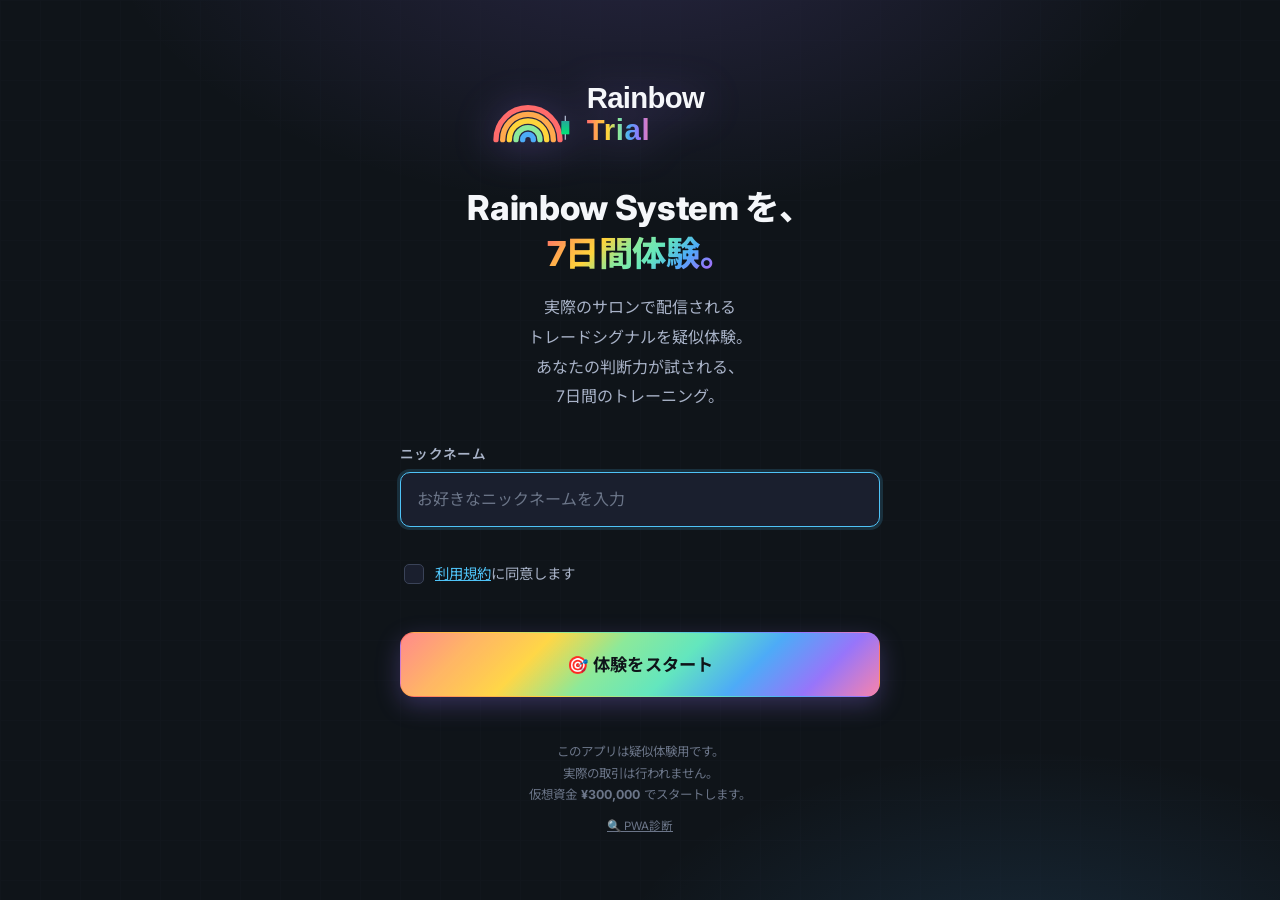
<file: welcome.html>
<!DOCTYPE html>
<html lang="ja">
<head>
  <meta charset="UTF-8">
  <meta name="viewport" content="width=device-width, initial-scale=1.0, viewport-fit=cover, user-scalable=no">
  <meta name="theme-color" content="#0F1419">
  <meta name="description" content="Rainbow System を、7日間体験。実際のサロンで配信されるトレードシグナルを疑似体験できるトレーニングアプリ。">
  <meta name="format-detection" content="telephone=no">
  <meta name="apple-mobile-web-app-capable" content="yes">
  <meta name="apple-mobile-web-app-status-bar-style" content="black-translucent">

  <!-- OGP -->
  <meta property="og:title" content="Rainbow Trial — Rainbow System を、7日間体験。">
  <meta property="og:description" content="Rainbow System を疑似体験できる、7日間のトレーニングアプリ。">
  <meta property="og:type" content="website">
  <meta property="og:image" content="assets/og-image.svg">
  <meta property="og:image:type" content="image/svg+xml">
  <meta property="og:image:width" content="1200">
  <meta property="og:image:height" content="630">
  <meta name="twitter:card" content="summary_large_image">

  <title>Rainbow Trial — 体験をはじめる</title>

  <link rel="icon" type="image/svg+xml" href="assets/favicon.svg">
  <link rel="apple-touch-icon" href="assets/favicon.svg">

  <link rel="preconnect" href="https://fonts.googleapis.com">
  <link rel="preconnect" href="https://fonts.gstatic.com" crossorigin>

  <!-- beforeinstallprompt: PWA 診断ツール用に早期キャプチャ -->
  <script>
    window._deferredInstallPrompt = null;
    window.addEventListener('beforeinstallprompt', function(e) {
      e.preventDefault();
      window._deferredInstallPrompt = e;
    });
  </script>

  <link rel="stylesheet" href="css/style.css">
  <link rel="stylesheet" href="css/components.css">

  <style>
    /* Loading */
    .welcome__loading {
      display: none;
      margin-top: var(--sp-5);
      color: var(--text-secondary);
      font-size: 0.9rem;
    }
    .welcome__loading.is-visible { display: block; animation: fadein 0.4s ease; }
  </style>
</head>
<body>

  <main class="welcome" role="main">
    <div class="welcome__inner">

      <img src="assets/logo.svg" alt="Rainbow Trial" class="welcome__logo">

      <h1 class="welcome__title">
        Rainbow System を、<br>
        <em>7日間体験。</em>
      </h1>

      <p class="welcome__desc">
        実際のサロンで配信される<br>
        トレードシグナルを疑似体験。<br>
        あなたの判断力が試される、<br>
        7日間のトレーニング。
      </p>

      <form class="welcome__form" id="welcome-form" autocomplete="off" novalidate>

        <!-- ニックネーム入力 -->
        <div class="field" id="field-nickname">
          <label class="field__label" for="nickname">ニックネーム</label>
          <input
            id="nickname"
            name="nickname"
            type="text"
            class="field__input"
            placeholder="お好きなニックネームを入力"
            maxlength="20"
            autocapitalize="off"
            autocorrect="off"
            spellcheck="false"
            required>
          <div class="field__error" id="err-nickname"></div>
        </div>

        <!-- 規約同意 -->
        <label class="check" id="field-agree">
          <input type="checkbox" id="agree" name="agree">
          <span>
            <a href="#" id="open-terms">利用規約</a>に同意します
          </span>
        </label>
        <div class="field__error" id="err-agree"></div>

        <!-- スタート -->
        <button type="submit" class="btn btn--primary btn--lg btn--block" id="start-btn">
          🎯 体験をスタート
        </button>

      </form>

      <div class="welcome__loading" id="loading">準備中…</div>

      <p class="welcome__note">
        このアプリは疑似体験用です。<br>
        実際の取引は行われません。<br>
        仮想資金 <strong>¥300,000</strong> でスタートします。
      </p>

      <button type="button" id="pwa-diag-btn" style="background:none;border:none;color:var(--text-muted);font-size:0.72rem;cursor:pointer;margin-top:var(--sp-3);text-decoration:underline;padding:0;">🔍 PWA診断</button>

    </div>
  </main>

  <!-- PWA診断モーダル -->
  <div class="overlay" id="pwa-diag-overlay" role="dialog" aria-modal="true" aria-labelledby="pwa-diag-title">
    <div class="overlay__card" style="max-width: 520px;">
      <h2 id="pwa-diag-title" style="font-size: 1.1rem; margin-bottom: var(--sp-4);">🔍 PWA 診断</h2>
      <div id="pwa-diag-body" style="font-size: 0.85rem; line-height: 1.8;"></div>
      <div style="display:flex; justify-content:flex-end; margin-top: var(--sp-5);">
        <button class="btn btn--primary" id="close-pwa-diag">閉じる</button>
      </div>
    </div>
  </div>

  <!-- 利用規約モーダル -->
  <div class="overlay" id="terms-overlay" role="dialog" aria-modal="true" aria-labelledby="terms-title">
    <div class="overlay__card" style="max-width: 520px;">
      <h2 id="terms-title" style="font-size: 1.2rem; margin-bottom: var(--sp-3);">利用規約(かんたん版)</h2>
      <div style="color: var(--text-secondary); line-height: 1.75; font-size: 0.92rem;">
        <p style="margin-bottom: var(--sp-3);">本アプリ「Rainbow Trial」は、FX システムの <strong>疑似体験</strong> を目的としたデモアプリです。</p>
        <ul style="padding-left: 1.2em; margin-bottom: var(--sp-3);">
          <li>実際の金融取引は一切行われません。</li>
          <li>表示される価格やチャートは、学習用に生成された架空のデータです。</li>
          <li>本アプリの体験結果は、実際の投資成績を保証するものではありません。</li>
          <li>あなたの入力したニックネームと進捗は、お使いのブラウザ内にのみ保存されます(外部送信なし)。</li>
          <li>ブラウザデータをクリアすると、進捗はリセットされます。</li>
        </ul>
        <p>投資判断はご自身の責任で行ってください。</p>
      </div>
      <div style="display:flex; justify-content:flex-end; margin-top: var(--sp-5);">
        <button class="btn btn--primary" id="close-terms">閉じる</button>
      </div>
    </div>
  </div>

  <script src="js/storage.js"></script>

  <script>
    (function () {
      'use strict';

      // 起動済みなら index.html へリダイレクト
      if (window.TrialStore && window.TrialStore.isInitialized()) {
        window.location.replace('index.html');
        return;
      }

      const form       = document.getElementById('welcome-form');
      const nicknameEl = document.getElementById('nickname');
      const agreeEl    = document.getElementById('agree');
      const errName    = document.getElementById('err-nickname');
      const errAgree   = document.getElementById('err-agree');
      const loading    = document.getElementById('loading');
      const startBtn   = document.getElementById('start-btn');

      const testMode = false;

      // --- 規約モーダル -----------------------------------------------------
      const termsOverlay = document.getElementById('terms-overlay');
      const openTerms    = document.getElementById('open-terms');
      const closeTerms   = document.getElementById('close-terms');
      openTerms.addEventListener('click', function (e) {
        e.preventDefault();
        termsOverlay.classList.add('is-open');
      });
      closeTerms.addEventListener('click', function () {
        termsOverlay.classList.remove('is-open');
      });
      termsOverlay.addEventListener('click', function (e) {
        if (e.target === termsOverlay) termsOverlay.classList.remove('is-open');
      });

      // --- バリデーション ---------------------------------------------------
      function validate() {
        let ok = true;
        const nick = (nicknameEl.value || '').trim();
        if (!nick) {
          errName.textContent = 'ニックネームを入力してください';
          document.getElementById('field-nickname').classList.add('field--error');
          ok = false;
        } else if (nick.length > 20) {
          errName.textContent = '20 文字以内で入力してください';
          document.getElementById('field-nickname').classList.add('field--error');
          ok = false;
        } else {
          errName.textContent = '';
          document.getElementById('field-nickname').classList.remove('field--error');
        }
        if (!agreeEl.checked) {
          errAgree.textContent = '利用規約への同意が必要です';
          ok = false;
        } else {
          errAgree.textContent = '';
        }
        return ok;
      }
      nicknameEl.addEventListener('input', function () {
        if (errName.textContent) validate();
      });
      agreeEl.addEventListener('change', function () {
        if (errAgree.textContent) validate();
      });

      // --- 送信 -------------------------------------------------------------
      form.addEventListener('submit', function (e) {
        e.preventDefault();
        if (!validate()) return;
        if (!window.TrialStore) {
          alert('初期化に失敗しました。ページを再読み込みしてください。');
          return;
        }
        const nickname = nicknameEl.value.trim();
        try {
          window.TrialStore.initUser(nickname, true, testMode);
          startBtn.disabled = true;
          loading.classList.add('is-visible');
          loading.textContent = 'ようこそ、' + nickname + ' さん 🌈';
          setTimeout(function () {
            window.location.replace('index.html');
          }, 650);
        } catch (err) {
          console.error(err);
          alert('初期化エラー: ' + (err.message || err));
          startBtn.disabled = false;
        }
      });

      // 起動時にニックネーム入力にフォーカス(モバイルは除く=スクロール防止)
      if (!/Mobi|Android/i.test(navigator.userAgent)) {
        setTimeout(function () { nicknameEl.focus(); }, 200);
      }

      // --- PWA 診断 ---------------------------------------------------------
      const diagOverlay  = document.getElementById('pwa-diag-overlay');
      const diagBody     = document.getElementById('pwa-diag-body');
      const closeDiagBtn = document.getElementById('close-pwa-diag');
      const diagBtn      = document.getElementById('pwa-diag-btn');

      function runDiag() {
        const rows = [];

        if ('serviceWorker' in navigator) {
          navigator.serviceWorker.getRegistration('./').then(function (reg) {
            const s = reg
              ? ('登録済み ✅ (scope: ' + reg.scope + ', state: ' + (reg.active ? reg.active.state : 'waiting') + ')')
              : '未登録 ❌';
            rows.push(['Service Worker', s]);
            renderRows(rows);
          }).catch(function (e) {
            rows.push(['Service Worker', '取得エラー: ' + e.message]);
            renderRows(rows);
          });
        } else {
          rows.push(['Service Worker', 'サポートされていない ❌']);
        }

        const manifestLink = document.querySelector('link[rel="manifest"]');
        if (manifestLink) {
          fetch(manifestLink.href).then(function (r) {
            rows.push(['Manifest', r.ok ? '読み込み成功 ✅' : 'HTTP ' + r.status + ' ❌']);
            renderRows(rows);
          }).catch(function (e) {
            rows.push(['Manifest', '取得エラー ❌ — ' + e.message]);
            renderRows(rows);
          });
        } else {
          rows.push(['Manifest', 'link[rel=manifest] なし — welcome には不要']);
        }

        const promptStatus = window._deferredInstallPrompt
          ? 'プロンプト受信済み ✅'
          : '未受信（インストール済み / iOS / 非対応）';
        rows.push(['beforeinstallprompt', promptStatus]);

        let dm = 'browser';
        if (window.matchMedia('(display-mode: standalone)').matches) dm = 'standalone';
        else if (window.navigator.standalone) dm = 'standalone (iOS)';
        rows.push(['ディスプレイモード', dm]);

        const ua = navigator.userAgent;
        const os = /iPad|iPhone|iPod/.test(ua) ? 'iOS' : /Android/.test(ua) ? 'Android' : 'PC/Other';
        rows.push(['OS', os]);
        rows.push(['user_installed フラグ', localStorage.getItem('user_installed') || '(未設定)']);

        renderRows(rows);
      }

      function renderRows(rows) {
        if (!diagBody) return;
        diagBody.innerHTML = rows.map(function (r) {
          return '<div style="display:flex;gap:8px;border-bottom:1px solid var(--border-color);padding:6px 0;">' +
            '<strong style="min-width:160px;color:var(--text-secondary);font-size:0.8rem;">' + r[0] + '</strong>' +
            '<span style="flex:1;word-break:break-all;font-size:0.8rem;">' + r[1] + '</span>' +
            '</div>';
        }).join('');
      }

      if (diagBtn) {
        diagBtn.addEventListener('click', function () {
          diagBody.innerHTML = '<p style="color:var(--text-muted);">診断中…</p>';
          diagOverlay.classList.add('is-open');
          runDiag();
        });
      }
      if (closeDiagBtn) {
        closeDiagBtn.addEventListener('click', function () {
          diagOverlay.classList.remove('is-open');
        });
      }
      if (diagOverlay) {
        diagOverlay.addEventListener('click', function (e) {
          if (e.target === diagOverlay) diagOverlay.classList.remove('is-open');
        });
      }
    })();
  </script>

</body>
</html>
</file>
<file: css/style.css>
/* ==========================================================================
   Rainbow Trial — style.css
   共通スタイル: リセット、デザイントークン、タイポグラフィ、レイアウト
   ========================================================================== */

/* --- Google Fonts ---------------------------------------------------------- */
@import url('https://fonts.googleapis.com/css2?family=Inter:wght@400;500;600;700;800&family=JetBrains+Mono:wght@400;500;700&family=Noto+Sans+JP:wght@400;500;700;800&display=swap');

/* ==========================================================================
   1. デザイントークン (CSS 変数)
   ========================================================================== */
:root {
  /* ベース(落ち着いたダーク) */
  --bg-primary:    #0F1419;
  --bg-secondary:  #1A1F2E;
  --bg-tertiary:   #232938;
  --bg-elevated:   #2A3142;

  /* テキスト */
  --text-primary:   #F5F7FA;
  --text-secondary: #A8B2C7;
  --text-muted:     #6B7588;

  /* ボーダー */
  --border-color: #2D3548;
  --border-light: #3A4358;

  /* チャート色 */
  --chart-bg:     #131722;
  --chart-grid:   #2A3145;
  --candle-up:    #26A69A;
  --candle-down:  #EF5350;
  --ma-20:        #2196F3;
  --ma-80:        #FF6B6B;
  --entry-line:   #FFD700;
  --tp-line:      #4CAF50;
  --sl-line:      #F44336;

  /* アクション色 */
  --color-long:    #00C896;
  --color-short:   #FF6B9D;
  --color-success: #00E676;
  --color-danger:  #FF5252;
  --color-warning: #FFB74D;
  --color-info:    #4FC3F7;

  /* レアリティ */
  --rarity-normal:    #78909C;
  --rarity-good:      #4FC3F7;
  --rarity-rare:      #BA68C8;
  --rarity-epic:      #FFB74D;
  --rarity-legendary: linear-gradient(135deg, #FF6B6B, #FFA94D, #FFD43B, #8CE99A, #4DABF7, #9775FA, #F783AC);

  /* 虹グラデーション */
  --rainbow-gradient: linear-gradient(
    135deg,
    #FF6B6B, #FFA94D, #FFD43B, #8CE99A,
    #63E6BE, #4DABF7, #9775FA, #F783AC
  );
  --rainbow-gradient-soft: linear-gradient(
    135deg,
    rgba(255,107,107,0.15), rgba(255,212,59,0.12),
    rgba(77,171,247,0.15), rgba(151,117,250,0.15)
  );

  /* 影 */
  --shadow-sm: 0 1px 2px rgba(0,0,0,0.35);
  --shadow-md: 0 4px 14px rgba(0,0,0,0.4);
  --shadow-lg: 0 10px 32px rgba(0,0,0,0.55);
  --shadow-glow: 0 0 24px rgba(151, 117, 250, 0.25);

  /* 半径 */
  --radius-sm: 6px;
  --radius-md: 10px;
  --radius-lg: 14px;
  --radius-xl: 20px;
  --radius-pill: 999px;

  /* 余白スケール(8px基準) */
  --sp-1:  4px;
  --sp-2:  8px;
  --sp-3:  12px;
  --sp-4:  16px;
  --sp-5:  20px;
  --sp-6:  24px;
  --sp-7:  32px;
  --sp-8:  40px;
  --sp-9:  56px;
  --sp-10: 72px;

  /* フォント */
  --font-sans: 'Inter', 'Noto Sans JP', 'Hiragino Sans', 'Hiragino Kaku Gothic ProN', 'Meiryo', system-ui, sans-serif;
  --font-mono: 'JetBrains Mono', 'SFMono-Regular', Menlo, Consolas, monospace;

  /* レイアウト寸法 */
  --header-h: 56px;
  --tabbar-h: 60px;
  --max-w: 680px;

  /* アニメーション */
  --ease: cubic-bezier(0.22, 0.61, 0.36, 1);
  --dur-1: 120ms;
  --dur-2: 220ms;
  --dur-3: 380ms;

  /* z-index */
  --z-header: 50;
  --z-tabbar: 50;
  --z-notice: 80;
  --z-modal: 100;
  --z-toast: 120;
}

/* ==========================================================================
   2. リセット / ベース
   ========================================================================== */
*, *::before, *::after { box-sizing: border-box; }

html, body { height: 100%; }
html {
  -webkit-text-size-adjust: 100%;
  overflow-x: hidden; /* 横スクロール防止: fixed要素のズレを防ぐ */
}

body {
  overflow-x: hidden; /* 横スクロール防止 */
  margin: 0;
  background: var(--bg-primary);
  color: var(--text-primary);
  font-family: var(--font-sans);
  font-size: 16px;
  line-height: 1.6;
  -webkit-font-smoothing: antialiased;
  text-rendering: optimizeLegibility;
  overscroll-behavior-y: none;
}

img, svg, canvas { display: block; max-width: 100%; }

h1, h2, h3, h4, h5, h6 {
  margin: 0;
  font-weight: 700;
  line-height: 1.3;
  color: var(--text-primary);
}

h1 { font-size: 2.5rem; font-weight: 800; letter-spacing: -0.02em; }
h2 { font-size: 1.5rem; font-weight: 700; letter-spacing: -0.01em; }
h3 { font-size: 1.25rem; font-weight: 700; }
h4 { font-size: 1.1rem; font-weight: 600; }

p { margin: 0; line-height: 1.7; color: var(--text-secondary); }

a {
  color: var(--color-info);
  text-decoration: none;
  transition: color var(--dur-1) var(--ease);
}
a:hover { color: #7fd7ff; }
a:focus-visible { outline: 2px solid var(--color-info); outline-offset: 2px; border-radius: 2px; }

button { font-family: inherit; cursor: pointer; }

input, textarea, select, button { font: inherit; color: inherit; }

::selection { background: rgba(151, 117, 250, 0.35); color: var(--text-primary); }

/* スクロールバー(デスクトップ) */
::-webkit-scrollbar { width: 10px; height: 10px; }
::-webkit-scrollbar-track { background: var(--bg-primary); }
::-webkit-scrollbar-thumb {
  background: var(--border-color);
  border-radius: 10px;
  border: 2px solid var(--bg-primary);
}
::-webkit-scrollbar-thumb:hover { background: var(--border-light); }

/* ==========================================================================
   3. 汎用ユーティリティ
   ========================================================================== */
.sr-only {
  position: absolute !important;
  width: 1px; height: 1px;
  padding: 0; margin: -1px;
  overflow: hidden; clip: rect(0,0,0,0);
  white-space: nowrap; border: 0;
}

.text-primary   { color: var(--text-primary); }
.text-secondary { color: var(--text-secondary); }
.text-muted     { color: var(--text-muted); }
.text-success   { color: var(--color-success); }
.text-danger    { color: var(--color-danger); }
.text-warning   { color: var(--color-warning); }
.text-info      { color: var(--color-info); }
.text-long      { color: var(--color-long); }
.text-short     { color: var(--color-short); }
.text-gold      { color: var(--entry-line); }

.mono { font-family: var(--font-mono); font-variant-numeric: tabular-nums; }

.rainbow-text {
  background: var(--rainbow-gradient);
  -webkit-background-clip: text;
          background-clip: text;
  -webkit-text-fill-color: transparent;
          color: transparent;
}

.flex { display: flex; }
.flex-col { display: flex; flex-direction: column; }
.items-center { align-items: center; }
.justify-between { justify-content: space-between; }
.justify-center { justify-content: center; }
.gap-1 { gap: var(--sp-1); }
.gap-2 { gap: var(--sp-2); }
.gap-3 { gap: var(--sp-3); }
.gap-4 { gap: var(--sp-4); }
.gap-5 { gap: var(--sp-5); }

.hidden { display: none !important; }

.divider {
  height: 1px;
  background: var(--border-color);
  margin: var(--sp-4) 0;
}

/* ==========================================================================
   4. レイアウト
   ========================================================================== */
.app {
  min-height: 100dvh;
  display: flex;
  flex-direction: column;
  padding-top: var(--header-h);
  padding-bottom: calc(var(--tabbar-h) + env(safe-area-inset-bottom, 0px));
}

/* 固定ヘッダー */
.app-header {
  position: fixed;
  top: 0; left: 0; right: 0;
  height: var(--header-h);
  background: rgba(15, 20, 25, 0.88);
  backdrop-filter: blur(14px);
  -webkit-backdrop-filter: blur(14px);
  border-bottom: 1px solid var(--border-color);
  z-index: var(--z-header);
  display: flex;
  align-items: center;
  padding: 0 var(--sp-4);
}
.app-header__inner {
  display: grid;
  grid-template-columns: 1fr auto 1fr;
  align-items: center;
  gap: var(--sp-3);
  width: 100%;
  max-width: var(--max-w);
  margin: 0 auto;
}
.app-header__logo {
  display: flex;
  align-items: center;
  gap: var(--sp-2);
}
.app-header__logo img { height: 28px; width: auto; }
.app-header__day {
  font-family: var(--font-mono);
  font-size: 0.875rem;
  font-weight: 700;
  color: var(--text-primary);
  letter-spacing: 0.5px;
  text-align: center;
  padding: 4px 10px;
  background: var(--bg-tertiary);
  border: 1px solid var(--border-color);
  border-radius: var(--radius-pill);
  white-space: nowrap;
}
.app-header__capital {
  justify-self: end;
  font-family: var(--font-mono);
  font-weight: 700;
  font-size: 0.95rem;
  color: var(--entry-line);
  display: flex;
  align-items: center;
  gap: var(--sp-1);
  cursor: pointer;
  padding: 4px 10px;
  border-radius: var(--radius-pill);
  transition: background var(--dur-1) var(--ease);
}
.app-header__capital:hover { background: var(--bg-tertiary); }

/* メインコンテンツ */
.app-main {
  flex: 1;
  width: 100%;
  max-width: var(--max-w);
  margin: 0 auto;
  padding: var(--sp-4) var(--sp-4) var(--sp-6);
}

/* タブバー(下部固定) */
.tabbar {
  position: fixed;
  bottom: 0; left: 0; right: 0;
  height: calc(var(--tabbar-h) + env(safe-area-inset-bottom, 0px));
  padding-bottom: env(safe-area-inset-bottom, 0px);
  background: rgba(15, 20, 25, 0.92);
  backdrop-filter: blur(14px);
  -webkit-backdrop-filter: blur(14px);
  border-top: 1px solid var(--border-color);
  z-index: var(--z-tabbar);
  display: flex;
}
.tabbar__inner {
  display: flex;
  width: 100%;
  max-width: var(--max-w);
  margin: 0 auto;
}
.tabbar__btn {
  flex: 1;
  display: flex;
  flex-direction: column;
  align-items: center;
  justify-content: center;
  gap: 2px;
  background: transparent;
  border: 0;
  color: var(--text-muted);
  font-size: 0.72rem;
  font-weight: 600;
  padding: var(--sp-2) 0;
  transition: color var(--dur-1) var(--ease);
  position: relative;
}
.tabbar__btn .tabbar__icon { font-size: 1.25rem; line-height: 1; }
.tabbar__btn:hover { color: var(--text-secondary); }
.tabbar__btn.is-active { color: var(--text-primary); }
.tabbar__btn.is-active::before {
  content: '';
  position: absolute;
  top: 0; left: 50%;
  transform: translateX(-50%);
  width: 34px; height: 2px;
  background: var(--rainbow-gradient);
  border-radius: 0 0 2px 2px;
}

/* 5ボタン時の小画面対応: 375px以下でテキストラベルを非表示 */
@media (max-width: 375px) {
  .tabbar__btn > span:not(.tabbar__icon) {
    display: none;
  }
  .tabbar__btn {
    padding: 6px 0;
  }
  .tabbar__btn .tabbar__icon {
    font-size: 1.4rem;
  }
}

/* セクションタイトル */
.section-title {
  font-size: 0.8rem;
  font-weight: 700;
  letter-spacing: 1.2px;
  color: var(--text-muted);
  text-transform: uppercase;
  margin: var(--sp-4) 0 var(--sp-2);
}

/* ページヘッダー(詳細画面等) */
.page-header {
  display: flex;
  align-items: center;
  gap: var(--sp-3);
  padding: var(--sp-3) 0 var(--sp-4);
}
.page-header__back {
  width: 40px; height: 40px;
  display: grid; place-items: center;
  background: var(--bg-secondary);
  border: 1px solid var(--border-color);
  border-radius: var(--radius-md);
  color: var(--text-primary);
  font-size: 1.2rem;
  transition: background var(--dur-1) var(--ease);
}
.page-header__back:hover { background: var(--bg-tertiary); }
.page-header__title { font-size: 1.15rem; font-weight: 700; }
.page-header__meta { margin-left: auto; }

/* ==========================================================================
   5. ウェルカム画面(welcome.html)
   ========================================================================== */
.welcome {
  min-height: 100dvh;
  display: flex;
  flex-direction: column;
  align-items: center;
  justify-content: center;
  padding: var(--sp-6);
  background:
    radial-gradient(900px 500px at 50% -10%, rgba(151,117,250,0.18), transparent 60%),
    radial-gradient(700px 400px at 80% 110%, rgba(77,171,247,0.15), transparent 60%),
    var(--bg-primary);
  position: relative;
  overflow: hidden;
}
.welcome::before {
  content: '';
  position: absolute;
  inset: 0;
  background-image:
    linear-gradient(var(--chart-grid) 1px, transparent 1px),
    linear-gradient(90deg, var(--chart-grid) 1px, transparent 1px);
  background-size: 40px 40px;
  opacity: 0.08;
  pointer-events: none;
}
.welcome__inner {
  position: relative;
  z-index: 1;
  width: 100%;
  max-width: 480px;
  display: flex;
  flex-direction: column;
  align-items: center;
  text-align: center;
}
.welcome__logo {
  width: 280px;
  margin-bottom: var(--sp-6);
  filter: drop-shadow(0 4px 20px rgba(151,117,250,0.35));
}
.welcome__title {
  font-size: 1.85rem;
  font-weight: 800;
  line-height: 1.35;
  letter-spacing: -0.01em;
  margin-bottom: var(--sp-4);
}
.welcome__title em {
  font-style: normal;
  background: var(--rainbow-gradient);
  -webkit-background-clip: text; background-clip: text;
  -webkit-text-fill-color: transparent; color: transparent;
}
.welcome__desc {
  color: var(--text-secondary);
  font-size: 1rem;
  line-height: 1.85;
  margin-bottom: var(--sp-7);
}
.welcome__form {
  width: 100%;
  display: flex;
  flex-direction: column;
  gap: var(--sp-4);
  margin-bottom: var(--sp-5);
}
.welcome__note {
  margin-top: var(--sp-6);
  font-size: 0.78rem;
  color: var(--text-muted);
  line-height: 1.7;
}

/* ==========================================================================
   6. 通知バー(シグナル受信)
   ========================================================================== */
.notice-bar {
  position: fixed;
  top: var(--header-h);
  left: 0; right: 0;
  z-index: var(--z-notice);
  padding: 0 var(--sp-3);
  transform: translateY(-100%);
  opacity: 0;
  transition: transform var(--dur-3) var(--ease), opacity var(--dur-3) var(--ease);
  pointer-events: none;
}
.notice-bar.is-visible {
  transform: translateY(0);
  opacity: 1;
  pointer-events: auto;
}
.notice-bar__card {
  max-width: var(--max-w);
  margin: var(--sp-2) auto 0;
  padding: var(--sp-3) var(--sp-4);
  border-radius: var(--radius-md);
  background: var(--bg-secondary);
  border: 1px solid var(--border-light);
  box-shadow: var(--shadow-lg);
  color: var(--text-primary);
  display: flex;
  align-items: center;
  gap: var(--sp-3);
  font-weight: 600;
  cursor: pointer;
  position: relative;
  overflow: hidden;
}
.notice-bar__card::before {
  content: '';
  position: absolute;
  left: 0; top: 0; bottom: 0;
  width: 4px;
  background: var(--rainbow-gradient);
}
.notice-bar[data-rarity="legendary"] .notice-bar__card {
  background:
    linear-gradient(135deg, rgba(255,107,107,0.18), rgba(151,117,250,0.18)),
    var(--bg-secondary);
  border-color: rgba(255, 212, 59, 0.5);
  box-shadow: 0 0 36px rgba(255, 212, 59, 0.3), var(--shadow-lg);
}

/* ==========================================================================
   7. モーダル / オーバーレイ
   ========================================================================== */
.overlay {
  position: fixed;
  inset: 0;
  background: rgba(5, 8, 14, 0.78);
  backdrop-filter: blur(6px);
  -webkit-backdrop-filter: blur(6px);
  z-index: var(--z-modal);
  display: none;
  align-items: center;
  justify-content: center;
  padding: var(--sp-4);
}
.overlay.is-open { display: flex; }
.overlay__card {
  background: var(--bg-elevated);
  border: 1px solid var(--border-light);
  border-radius: var(--radius-lg);
  padding: var(--sp-6);
  width: 100%;
  max-width: 420px;
  box-shadow: var(--shadow-lg);
  animation: popin var(--dur-3) var(--ease);
}

@keyframes popin {
  from { opacity: 0; transform: translateY(12px) scale(0.96); }
  to   { opacity: 1; transform: translateY(0) scale(1); }
}
@keyframes fadein {
  from { opacity: 0; }
  to   { opacity: 1; }
}
@keyframes slideup {
  from { opacity: 0; transform: translateY(16px); }
  to   { opacity: 1; transform: translateY(0); }
}
.fadein { animation: fadein var(--dur-3) var(--ease); }
.slideup { animation: slideup var(--dur-3) var(--ease); }

/* ==========================================================================
   8. タブパネル(ホーム画面内のタブ)
   ========================================================================== */
.panel { display: none; }
.panel.is-active { display: block; animation: fadein var(--dur-2) var(--ease); }

/* ==========================================================================
   9. フォーム
   ========================================================================== */
.field {
  display: flex;
  flex-direction: column;
  gap: 6px;
  text-align: left;
}
.field__label {
  font-size: 0.85rem;
  font-weight: 600;
  color: var(--text-secondary);
  letter-spacing: 0.3px;
}
.field__input {
  width: 100%;
  padding: 14px 16px;
  background: var(--bg-secondary);
  border: 1.5px solid var(--border-color);
  border-radius: var(--radius-md);
  color: var(--text-primary);
  font-size: 1rem;
  transition: border-color var(--dur-1) var(--ease), background var(--dur-1) var(--ease), box-shadow var(--dur-1) var(--ease);
}
.field__input::placeholder { color: var(--text-muted); }
.field__input:hover { background: var(--bg-tertiary); }
.field__input:focus {
  outline: none;
  border-color: var(--color-info);
  box-shadow: 0 0 0 3px rgba(79,195,247,0.16);
}
.field--error .field__input { border-color: var(--color-danger); }
.field__error {
  font-size: 0.8rem;
  color: var(--color-danger);
  min-height: 1em;
}

.check {
  display: flex;
  align-items: flex-start;
  gap: var(--sp-2);
  font-size: 0.9rem;
  color: var(--text-secondary);
  cursor: pointer;
  text-align: left;
  user-select: none;
}
.check input[type="checkbox"] {
  appearance: none;
  -webkit-appearance: none;
  width: 20px; height: 20px;
  flex: 0 0 20px;
  border: 1.5px solid var(--border-light);
  background: var(--bg-secondary);
  border-radius: 5px;
  cursor: pointer;
  position: relative;
  margin-top: 2px;
  transition: background var(--dur-1) var(--ease), border-color var(--dur-1) var(--ease);
}
.check input[type="checkbox"]:checked {
  background: var(--color-info);
  border-color: var(--color-info);
}
.check input[type="checkbox"]:checked::after {
  content: '';
  position: absolute;
  left: 5px; top: 1px;
  width: 6px; height: 11px;
  border: solid #0F1419;
  border-width: 0 2px 2px 0;
  transform: rotate(45deg);
}
.check a { color: var(--color-info); text-decoration: underline; }

/* ==========================================================================
   10. 進捗バー(ホーム上部)
   ========================================================================== */
.progress {
  display: flex;
  flex-direction: column;
  gap: var(--sp-2);
  margin-bottom: var(--sp-5);
}
.progress__meta {
  display: flex;
  justify-content: space-between;
  align-items: baseline;
  font-size: 0.85rem;
  color: var(--text-secondary);
}
.progress__meta strong {
  color: var(--text-primary);
  font-size: 0.95rem;
  font-weight: 700;
}
.progress__track {
  height: 8px;
  background: var(--bg-tertiary);
  border-radius: var(--radius-pill);
  overflow: hidden;
  position: relative;
}
.progress__fill {
  height: 100%;
  background: var(--rainbow-gradient);
  border-radius: inherit;
  transition: width var(--dur-3) var(--ease);
  box-shadow: 0 0 12px rgba(151,117,250,0.35);
}

/* ==========================================================================
   11. レスポンシブ
   ========================================================================== */
@media (min-width: 540px) {
  h1 { font-size: 2.75rem; }
  .app-main { padding: var(--sp-5) var(--sp-5) var(--sp-7); }
  .welcome__title { font-size: 2.15rem; }
  .welcome__logo { width: 320px; }
}

@media (min-width: 820px) {
  :root { --max-w: 760px; }
}

/* モーション削減 */
@media (prefers-reduced-motion: reduce) {
  *, *::before, *::after {
    animation-duration: 0.01ms !important;
    animation-iteration-count: 1 !important;
    transition-duration: 0.01ms !important;
    scroll-behavior: auto !important;
  }
}
</file>
<file: css/components.css>
/* ==========================================================================
   Rainbow Trial — components.css
   ボタン、カード、バッジ、タブ等の再利用コンポーネント
   ========================================================================== */

/* ==========================================================================
   1. ボタン
   ========================================================================== */
.btn {
  display: inline-flex;
  align-items: center;
  justify-content: center;
  gap: var(--sp-2);
  padding: 14px 22px;
  border: 1.5px solid transparent;
  border-radius: var(--radius-md);
  background: var(--bg-tertiary);
  color: var(--text-primary);
  font-size: 0.98rem;
  font-weight: 700;
  letter-spacing: 0.2px;
  cursor: pointer;
  user-select: none;
  transition: transform var(--dur-1) var(--ease), background var(--dur-1) var(--ease), box-shadow var(--dur-1) var(--ease), border-color var(--dur-1) var(--ease), opacity var(--dur-1) var(--ease);
  white-space: nowrap;
  text-align: center;
}
.btn:hover { background: var(--bg-elevated); }
.btn:active { transform: translateY(1px); }
.btn:disabled, .btn.is-disabled {
  opacity: 0.5;
  cursor: not-allowed;
  pointer-events: none;
}
.btn:focus-visible {
  outline: none;
  box-shadow: 0 0 0 3px rgba(79,195,247,0.35);
}

.btn--block { width: 100%; }
.btn--lg { padding: 18px 28px; font-size: 1.08rem; border-radius: var(--radius-lg); }
.btn--sm { padding: 8px 14px; font-size: 0.85rem; border-radius: var(--radius-sm); }

/* Primary: 虹色グラデーション */
.btn--primary {
  background: var(--rainbow-gradient);
  color: #0F1419;
  border-color: transparent;
  box-shadow: 0 8px 24px rgba(151,117,250,0.28);
  position: relative;
  overflow: hidden;
}
.btn--primary::before {
  content: '';
  position: absolute;
  inset: 0;
  background: linear-gradient(135deg, rgba(255,255,255,0.22), rgba(255,255,255,0) 40%);
  pointer-events: none;
}
.btn--primary:hover {
  background: var(--rainbow-gradient);
  filter: brightness(1.08);
  box-shadow: 0 10px 32px rgba(151,117,250,0.4);
}

/* Secondary: アウトライン */
.btn--secondary {
  background: transparent;
  border-color: var(--border-light);
  color: var(--text-primary);
}
.btn--secondary:hover { background: var(--bg-tertiary); border-color: var(--text-muted); }

/* Ghost */
.btn--ghost {
  background: transparent;
  color: var(--text-secondary);
  padding: 10px 14px;
}
.btn--ghost:hover { background: var(--bg-tertiary); color: var(--text-primary); }

/* 成功/危険 */
.btn--success {
  background: var(--color-success);
  color: #0F1419;
}
.btn--success:hover { background: #33ea87; }
.btn--danger {
  background: var(--color-danger);
  color: #fff;
}
.btn--danger:hover { background: #ff7575; }

/* 方向ボタン(ロング/ショート) */
.btn--long  { background: var(--color-long); color: #0F1419; }
.btn--long:hover  { filter: brightness(1.08); }
.btn--short { background: var(--color-short); color: #0F1419; }
.btn--short:hover { filter: brightness(1.08); }

/* アイコンボタン */
.btn--icon {
  width: 40px; height: 40px;
  padding: 0;
  border-radius: var(--radius-md);
  background: var(--bg-secondary);
  border: 1px solid var(--border-color);
}

/* ==========================================================================
   2. カード
   ========================================================================== */
.card {
  background: var(--bg-secondary);
  border: 1px solid var(--border-color);
  border-radius: var(--radius-lg);
  padding: var(--sp-5);
  transition: transform var(--dur-2) var(--ease), border-color var(--dur-2) var(--ease), background var(--dur-2) var(--ease);
}
.card--elevated { background: var(--bg-elevated); box-shadow: var(--shadow-md); }
.card--hover { cursor: pointer; }
.card--hover:hover {
  transform: translateY(-2px);
  border-color: var(--border-light);
}
.card--compact { padding: var(--sp-4); }
.card--rainbow {
  border: 1px solid transparent;
  background:
    linear-gradient(var(--bg-secondary), var(--bg-secondary)) padding-box,
    var(--rainbow-gradient) border-box;
}

.card__header {
  display: flex;
  align-items: center;
  justify-content: space-between;
  margin-bottom: var(--sp-3);
  gap: var(--sp-3);
}
.card__title {
  font-size: 0.78rem;
  font-weight: 700;
  color: var(--text-muted);
  text-transform: uppercase;
  letter-spacing: 1.2px;
}
.card__body { display: flex; flex-direction: column; gap: var(--sp-2); }
.card__footer {
  margin-top: var(--sp-4);
  padding-top: var(--sp-4);
  border-top: 1px solid var(--border-color);
  display: flex;
  justify-content: space-between;
  align-items: center;
  gap: var(--sp-3);
}

/* 資金大カード */
.capital-card {
  background:
    radial-gradient(450px 200px at 120% -30%, rgba(255,215,0,0.18), transparent 70%),
    linear-gradient(135deg, var(--bg-secondary), var(--bg-tertiary));
  border: 1px solid var(--border-color);
  border-radius: var(--radius-lg);
  padding: var(--sp-5);
  position: relative;
  overflow: hidden;
  margin-bottom: var(--sp-4);
}
.capital-card__label {
  font-size: 0.78rem;
  font-weight: 600;
  color: var(--text-muted);
  letter-spacing: 1.2px;
  text-transform: uppercase;
}
.capital-card__amount {
  font-family: var(--font-mono);
  font-size: 2.15rem;
  font-weight: 700;
  letter-spacing: -0.02em;
  color: var(--text-primary);
  line-height: 1.1;
  margin: 6px 0 10px;
}
.capital-card__pnl {
  display: flex;
  align-items: baseline;
  gap: var(--sp-3);
  font-family: var(--font-mono);
  font-size: 1rem;
  font-weight: 600;
}
.capital-card__pnl--positive { color: var(--color-success); }
.capital-card__pnl--negative { color: var(--color-danger); }
.capital-card__pnl--zero     { color: var(--text-secondary); }
.capital-card__rate {
  font-size: 0.9rem;
  padding: 3px 8px;
  border-radius: var(--radius-pill);
  background: rgba(255,255,255,0.05);
}

/* 戦績ミニ(3列) */
.stats-mini {
  display: grid;
  grid-template-columns: repeat(3, 1fr);
  gap: var(--sp-2);
  margin-bottom: var(--sp-4);
}
.stats-mini__item {
  background: var(--bg-secondary);
  border: 1px solid var(--border-color);
  border-radius: var(--radius-md);
  padding: var(--sp-3) var(--sp-2);
  text-align: center;
}
.stats-mini__label {
  font-size: 0.68rem;
  color: var(--text-muted);
  letter-spacing: 0.8px;
  text-transform: uppercase;
  font-weight: 600;
  margin-bottom: 4px;
}
.stats-mini__value {
  font-family: var(--font-mono);
  font-weight: 700;
  font-size: 1.1rem;
  color: var(--text-primary);
  line-height: 1.1;
}
.stats-mini__value--accent { color: var(--color-info); }

/* 保有ポジションカード */
.position-card {
  background: linear-gradient(135deg, rgba(0,230,118,0.06), rgba(79,195,247,0.03));
  border: 1px solid rgba(0,230,118,0.3);
  border-radius: var(--radius-lg);
  padding: var(--sp-4);
  margin-bottom: var(--sp-4);
  cursor: pointer;
  transition: border-color var(--dur-2) var(--ease), transform var(--dur-2) var(--ease);
  position: relative;
  overflow: hidden;
}
.position-card:hover { border-color: var(--color-success); transform: translateY(-1px); }
.position-card__live {
  display: inline-flex;
  align-items: center;
  gap: 6px;
  font-size: 0.7rem;
  font-weight: 700;
  color: var(--color-danger);
  letter-spacing: 1.2px;
  text-transform: uppercase;
}
.position-card__live::before {
  content: '';
  width: 8px; height: 8px;
  border-radius: 50%;
  background: var(--color-danger);
  animation: pulse 1.4s ease-in-out infinite;
}
@keyframes pulse {
  0%, 100% { opacity: 1; transform: scale(1); }
  50% { opacity: 0.4; transform: scale(0.85); }
}
.position-card__row {
  display: flex;
  justify-content: space-between;
  align-items: center;
  margin-top: var(--sp-2);
}
.position-card__pair {
  font-family: var(--font-mono);
  font-weight: 700;
  font-size: 1.1rem;
}
.position-card__pnl {
  font-family: var(--font-mono);
  font-weight: 700;
  font-size: 1.2rem;
}

/* 次シグナル予測カード */
.next-signal {
  background: var(--bg-secondary);
  border: 1px dashed var(--border-light);
  border-radius: var(--radius-lg);
  padding: var(--sp-4);
  margin-bottom: var(--sp-4);
  display: flex;
  align-items: center;
  gap: var(--sp-3);
}
.next-signal__icon {
  width: 44px; height: 44px;
  border-radius: 50%;
  background: var(--bg-tertiary);
  display: grid; place-items: center;
  font-size: 1.4rem;
  flex: 0 0 44px;
}
.next-signal__text { display: flex; flex-direction: column; }
.next-signal__label { font-size: 0.78rem; color: var(--text-muted); letter-spacing: 0.8px; text-transform: uppercase; font-weight: 600; }
.next-signal__value { font-size: 1rem; color: var(--text-primary); font-weight: 600; margin-top: 2px; }
.next-signal.is-active {
  border-style: solid;
  border-color: rgba(151,117,250,0.55);
  background: linear-gradient(135deg, rgba(151,117,250,0.08), rgba(77,171,247,0.04));
  box-shadow: 0 0 24px rgba(151,117,250,0.18);
}
.next-signal.is-active .next-signal__value { color: var(--color-info); }

/* ==========================================================================
   3. バッジ
   ========================================================================== */
.badge {
  display: inline-flex;
  align-items: center;
  gap: 4px;
  padding: 3px 10px;
  border-radius: var(--radius-pill);
  font-size: 0.72rem;
  font-weight: 700;
  letter-spacing: 0.6px;
  text-transform: uppercase;
  background: var(--bg-tertiary);
  color: var(--text-primary);
  white-space: nowrap;
  border: 1px solid transparent;
}
.badge--long  { background: rgba(0,200,150,0.14); color: var(--color-long); border-color: rgba(0,200,150,0.3); }
.badge--short { background: rgba(255,107,157,0.14); color: var(--color-short); border-color: rgba(255,107,157,0.3); }
.badge--win   { background: rgba(0,230,118,0.14); color: var(--color-success); border-color: rgba(0,230,118,0.3); }
.badge--lose  { background: rgba(255,82,82,0.14); color: var(--color-danger); border-color: rgba(255,82,82,0.3); }
.badge--skip  { background: rgba(168,178,199,0.14); color: var(--text-secondary); border-color: rgba(168,178,199,0.28); }
.badge--new   {
  background: var(--rainbow-gradient);
  color: #0F1419;
}
.badge--status-active { background: rgba(255,212,59,0.14); color: var(--entry-line); border-color: rgba(255,212,59,0.3); }

/* レアリティバッジ */
.rarity {
  display: inline-flex;
  align-items: center;
  gap: 4px;
  padding: 3px 10px;
  border-radius: var(--radius-pill);
  font-size: 0.7rem;
  font-weight: 800;
  letter-spacing: 1.2px;
  text-transform: uppercase;
  background: var(--rarity-normal);
  color: #0F1419;
  border: 1px solid transparent;
}
.rarity--normal    { background: var(--rarity-normal); color: #0F1419; }
.rarity--good      { background: var(--rarity-good); color: #0F1419; }
.rarity--rare      { background: var(--rarity-rare); color: #0F1419; }
.rarity--epic      { background: var(--rarity-epic); color: #0F1419; }
.rarity--legendary {
  background: var(--rarity-legendary);
  color: #0F1419;
  animation: legendaryShimmer 2.4s ease-in-out infinite;
  box-shadow: 0 0 18px rgba(255,212,59,0.4);
}
@keyframes legendaryShimmer {
  0%, 100% { filter: brightness(1) saturate(1); }
  50%      { filter: brightness(1.15) saturate(1.18); }
}

/* ==========================================================================
   4. シグナル情報カード(詳細画面)
   ========================================================================== */
.signal-info {
  background: var(--bg-secondary);
  border: 1px solid var(--border-color);
  border-radius: var(--radius-lg);
  overflow: hidden;
  margin-bottom: var(--sp-4);
}
.signal-info__header {
  display: flex;
  align-items: center;
  gap: var(--sp-2);
  padding: var(--sp-3) var(--sp-4);
  background: var(--bg-tertiary);
  border-bottom: 1px solid var(--border-color);
  font-weight: 700;
  letter-spacing: 0.4px;
}
.signal-info__body {
  display: grid;
  grid-template-columns: 1fr 1fr;
  gap: 1px;
  background: var(--border-color);
}
.signal-info__cell {
  background: var(--bg-secondary);
  padding: var(--sp-3) var(--sp-4);
  display: flex;
  flex-direction: column;
  gap: 2px;
}
.signal-info__cell--full { grid-column: 1 / -1; }
.signal-info__label {
  font-size: 0.68rem;
  color: var(--text-muted);
  letter-spacing: 0.8px;
  text-transform: uppercase;
  font-weight: 600;
}
.signal-info__value {
  font-family: var(--font-mono);
  font-weight: 700;
  font-size: 1.02rem;
  color: var(--text-primary);
}
.signal-info__value--gold   { color: var(--entry-line); }
.signal-info__value--green  { color: var(--color-success); }
.signal-info__value--red    { color: var(--color-danger); }
.signal-info__value--long   { color: var(--color-long); }
.signal-info__value--short  { color: var(--color-short); }
.signal-info__footer {
  padding: var(--sp-3) var(--sp-4);
  background: var(--bg-tertiary);
  display: flex;
  justify-content: space-between;
  font-size: 0.8rem;
  color: var(--text-muted);
}

/* ==========================================================================
   5. 判定ガイド
   ========================================================================== */
.guide {
  background: linear-gradient(135deg, rgba(79,195,247,0.08), rgba(77,171,247,0.04));
  border: 1px solid rgba(79,195,247,0.35);
  border-radius: var(--radius-lg);
  padding: var(--sp-4);
  margin-bottom: var(--sp-4);
}
.guide__title {
  display: flex;
  align-items: center;
  gap: var(--sp-2);
  font-weight: 700;
  font-size: 0.95rem;
  margin-bottom: var(--sp-2);
  color: var(--color-info);
}
.guide__text {
  font-size: 0.92rem;
  line-height: 1.7;
  color: var(--text-secondary);
}
.guide__text strong { color: var(--text-primary); font-weight: 700; }
.guide__link {
  display: inline-block;
  margin-top: var(--sp-3);
  font-size: 0.85rem;
  color: var(--color-info);
  text-decoration: underline;
}

/* ==========================================================================
   6. 判定ボタン(下部固定)
   ========================================================================== */
.decision {
  position: sticky;
  bottom: calc(var(--tabbar-h) + env(safe-area-inset-bottom, 0px) + var(--sp-3));
  display: grid;
  grid-template-columns: 1fr 1fr;
  gap: var(--sp-2);
  padding: var(--sp-3);
  background: rgba(15,20,25,0.92);
  backdrop-filter: blur(10px);
  -webkit-backdrop-filter: blur(10px);
  border-radius: var(--radius-lg);
  border: 1px solid var(--border-color);
  box-shadow: var(--shadow-lg);
  z-index: 10;
}

/* ==========================================================================
   7. シグナル一覧カード
   ========================================================================== */
.signal-item {
  display: flex;
  align-items: center;
  gap: var(--sp-3);
  padding: var(--sp-3);
  background: var(--bg-secondary);
  border: 1px solid var(--border-color);
  border-radius: var(--radius-md);
  margin-bottom: var(--sp-2);
  cursor: pointer;
  transition: border-color var(--dur-1) var(--ease), transform var(--dur-1) var(--ease);
}
.signal-item:hover { border-color: var(--border-light); transform: translateX(2px); }
.signal-item__time {
  font-family: var(--font-mono);
  font-size: 0.82rem;
  color: var(--text-muted);
  flex: 0 0 auto;
  width: 62px;
  text-align: center;
}
.signal-item__main { flex: 1; display: flex; flex-direction: column; gap: 4px; min-width: 0; }
.signal-item__top { display: flex; align-items: center; gap: var(--sp-2); flex-wrap: wrap; }
.signal-item__pair { font-family: var(--font-mono); font-weight: 700; font-size: 0.95rem; }
.signal-item__status {
  font-size: 0.78rem;
  color: var(--text-muted);
}
.signal-item__chev { color: var(--text-muted); font-size: 1.2rem; }

/* ==========================================================================
   8. 履歴カード
   ========================================================================== */
.trade-item {
  background: var(--bg-secondary);
  border: 1px solid var(--border-color);
  border-radius: var(--radius-md);
  padding: var(--sp-3) var(--sp-4);
  margin-bottom: var(--sp-2);
  display: grid;
  grid-template-columns: auto 1fr auto;
  gap: var(--sp-3);
  align-items: center;
}
.trade-item__icon {
  width: 36px; height: 36px;
  border-radius: 50%;
  display: grid; place-items: center;
  font-size: 1.1rem;
  background: var(--bg-tertiary);
}
.trade-item__icon--win  { background: rgba(0,230,118,0.18); color: var(--color-success); }
.trade-item__icon--lose { background: rgba(255,82,82,0.18); color: var(--color-danger); }
.trade-item__icon--skip { background: rgba(168,178,199,0.14); color: var(--text-secondary); }
.trade-item__main { min-width: 0; display: flex; flex-direction: column; gap: 2px; }
.trade-item__top { display: flex; align-items: center; gap: var(--sp-2); flex-wrap: wrap; }
.trade-item__pair { font-family: var(--font-mono); font-weight: 700; font-size: 0.95rem; }
.trade-item__sub { font-size: 0.8rem; color: var(--text-muted); font-family: var(--font-mono); }
.trade-item__pnl {
  font-family: var(--font-mono);
  font-weight: 700;
  font-size: 1rem;
  text-align: right;
  white-space: nowrap;
}
.trade-item__pnl--positive { color: var(--color-success); }
.trade-item__pnl--negative { color: var(--color-danger); }
.trade-item__pnl--zero     { color: var(--text-muted); }

/* フィルタボタン */
.filter-row {
  display: flex;
  gap: var(--sp-2);
  overflow-x: auto;
  padding-bottom: var(--sp-2);
  margin-bottom: var(--sp-3);
  -webkit-overflow-scrolling: touch;
  scrollbar-width: none;
}
.filter-row::-webkit-scrollbar { display: none; }
.filter-chip {
  background: var(--bg-secondary);
  border: 1px solid var(--border-color);
  color: var(--text-secondary);
  padding: 6px 14px;
  border-radius: var(--radius-pill);
  font-size: 0.82rem;
  font-weight: 600;
  white-space: nowrap;
  cursor: pointer;
  transition: background var(--dur-1) var(--ease), border-color var(--dur-1) var(--ease), color var(--dur-1) var(--ease);
}
.filter-chip:hover { border-color: var(--border-light); color: var(--text-primary); }
.filter-chip.is-active {
  background: var(--bg-elevated);
  border-color: var(--color-info);
  color: var(--color-info);
}

/* 履歴統計サマリー */
.summary {
  display: grid;
  grid-template-columns: repeat(auto-fit, minmax(120px, 1fr));
  gap: var(--sp-2);
  margin-bottom: var(--sp-4);
}
.summary__item {
  background: var(--bg-secondary);
  border: 1px solid var(--border-color);
  border-radius: var(--radius-md);
  padding: var(--sp-3);
  text-align: center;
}
.summary__label {
  font-size: 0.68rem;
  color: var(--text-muted);
  letter-spacing: 0.8px;
  text-transform: uppercase;
  font-weight: 600;
  margin-bottom: 4px;
}
.summary__value {
  font-family: var(--font-mono);
  font-weight: 700;
  font-size: 1.15rem;
  color: var(--text-primary);
}

/* ==========================================================================
   9. 結果画面
   ========================================================================== */
.result {
  min-height: calc(100dvh - var(--header-h) - var(--tabbar-h));
  display: flex;
  flex-direction: column;
  align-items: center;
  justify-content: center;
  padding: var(--sp-7) var(--sp-4);
  text-align: center;
  position: relative;
  overflow: hidden;
}
.result--win {
  background:
    radial-gradient(600px 400px at 50% -10%, rgba(255,212,59,0.2), transparent 60%),
    radial-gradient(500px 300px at 10% 100%, rgba(0,230,118,0.15), transparent 60%),
    radial-gradient(500px 300px at 90% 100%, rgba(151,117,250,0.15), transparent 60%);
  border-radius: var(--radius-xl);
}
.result--lose {
  background: var(--bg-primary);
  border-radius: var(--radius-xl);
}
.result--skip {
  background: linear-gradient(135deg, rgba(168,178,199,0.04), rgba(77,171,247,0.04));
  border-radius: var(--radius-xl);
}
.result__icon {
  font-size: 4.5rem;
  line-height: 1;
  margin-bottom: var(--sp-4);
}
.result__title {
  font-size: 2.2rem;
  font-weight: 800;
  letter-spacing: -0.02em;
  margin-bottom: var(--sp-3);
}
.result--win .result__title  {
  background: var(--rainbow-gradient);
  -webkit-background-clip: text; background-clip: text;
  -webkit-text-fill-color: transparent; color: transparent;
}
.result--lose .result__title { color: var(--text-primary); }
.result__pips, .result__amount {
  font-family: var(--font-mono);
  font-weight: 700;
}
.result__pips  { font-size: 2rem; margin-bottom: var(--sp-2); }
.result__amount { font-size: 1.3rem; margin-bottom: var(--sp-5); color: var(--text-secondary); }
.result__amount strong { font-size: 1.5rem; }
.result--win .result__amount strong  { color: var(--color-success); }
.result--lose .result__amount strong { color: var(--color-danger); }
.result__balance {
  background: var(--bg-secondary);
  border: 1px solid var(--border-color);
  border-radius: var(--radius-md);
  padding: var(--sp-4);
  font-family: var(--font-mono);
  margin-bottom: var(--sp-6);
  width: 100%;
  max-width: 320px;
}
.result__balance-label { font-size: 0.78rem; color: var(--text-muted); letter-spacing: 1px; text-transform: uppercase; margin-bottom: 4px; }
.result__balance-value { font-size: 1.6rem; font-weight: 700; color: var(--text-primary); }
.result__message {
  color: var(--text-secondary);
  font-size: 0.95rem;
  line-height: 1.75;
  max-width: 420px;
  margin-bottom: var(--sp-6);
}
.result__actions {
  display: flex;
  gap: var(--sp-2);
  width: 100%;
  max-width: 420px;
}
.result__actions .btn { flex: 1; }

/* ==========================================================================
   10. 損益進捗バー(ポジション画面)
   ========================================================================== */
.live {
  display: flex;
  flex-direction: column;
  gap: var(--sp-4);
}
.live__status {
  display: flex;
  align-items: center;
  gap: var(--sp-2);
  font-size: 0.75rem;
  font-weight: 700;
  letter-spacing: 1.2px;
  text-transform: uppercase;
  color: var(--color-danger);
}
.live__status::before {
  content: '';
  width: 9px; height: 9px; border-radius: 50%;
  background: var(--color-danger);
  animation: pulse 1.4s ease-in-out infinite;
}

.live-head {
  display: flex;
  justify-content: space-between;
  align-items: flex-end;
  gap: var(--sp-3);
}
.live-head__pair { font-family: var(--font-mono); font-size: 1.15rem; font-weight: 700; }
.live-head__price {
  font-family: var(--font-mono);
  font-size: 2rem;
  font-weight: 700;
  letter-spacing: -0.02em;
}

.live-pnl {
  display: grid;
  grid-template-columns: 1fr 1fr;
  gap: var(--sp-2);
}
.live-pnl__item {
  background: var(--bg-secondary);
  border: 1px solid var(--border-color);
  border-radius: var(--radius-md);
  padding: var(--sp-3);
  text-align: center;
}
.live-pnl__label { font-size: 0.72rem; color: var(--text-muted); text-transform: uppercase; letter-spacing: 0.8px; font-weight: 600; }
.live-pnl__value { font-family: var(--font-mono); font-size: 1.3rem; font-weight: 700; margin-top: 2px; }

/* SL↔TPレンジバー */
.range-bar {
  display: flex;
  flex-direction: column;
  gap: 6px;
}
.range-bar__labels {
  display: flex;
  justify-content: space-between;
  font-size: 0.72rem;
  color: var(--text-muted);
  font-family: var(--font-mono);
}
.range-bar__track {
  position: relative;
  height: 10px;
  background: linear-gradient(90deg, rgba(244,67,54,0.28), rgba(168,178,199,0.15), rgba(76,175,80,0.28));
  border-radius: var(--radius-pill);
  overflow: visible;
}
.range-bar__center {
  position: absolute;
  left: 50%; top: -3px; bottom: -3px;
  width: 1px;
  background: var(--text-muted);
  opacity: 0.4;
}
.range-bar__marker {
  position: absolute;
  top: -6px;
  width: 22px; height: 22px;
  margin-left: -11px;
  border-radius: 50%;
  background: var(--entry-line);
  border: 2px solid #0F1419;
  box-shadow: 0 0 12px rgba(255,215,0,0.55);
  transition: left var(--dur-3) var(--ease);
}
.range-bar__ends {
  display: flex;
  justify-content: space-between;
  font-size: 0.7rem;
  font-family: var(--font-mono);
  color: var(--text-secondary);
}
.range-bar__ends .sl { color: var(--color-danger); }
.range-bar__ends .tp { color: var(--color-success); }

.live-actions {
  display: grid;
  grid-template-columns: 1fr 1fr;
  gap: var(--sp-2);
  margin-top: var(--sp-3);
}
@media (max-width: 480px) {
  .live-actions { grid-template-columns: 1fr; }
  .live-actions .btn--lg { padding: 16px 20px; font-size: 1rem; }
}

/* ==========================================================================
   11. 空ステート
   ========================================================================== */
.empty {
  text-align: center;
  padding: var(--sp-8) var(--sp-4);
  color: var(--text-muted);
}
.empty__icon { font-size: 3rem; margin-bottom: var(--sp-3); opacity: 0.6; }
.empty__text { font-size: 0.95rem; line-height: 1.7; }

/* ==========================================================================
   11.4 ポジション着地フラッシュ(TP HIT / SL HIT 瞬間)
   ========================================================================== */
.pos-flash {
  position: absolute;
  left: 50%; top: 38%;
  transform: translate(-50%, -50%) scale(0.6);
  opacity: 0;
  pointer-events: none;
  font-size: 2.4rem;
  font-weight: 900;
  letter-spacing: -0.01em;
  padding: 18px 36px;
  border-radius: var(--radius-lg);
  z-index: 30;
  text-shadow: 0 2px 12px rgba(0,0,0,0.5);
  transition: opacity 220ms var(--ease), transform 380ms cubic-bezier(.2,1.4,.4,1);
  white-space: nowrap;
}
.pos-flash.is-visible {
  opacity: 1;
  transform: translate(-50%, -50%) scale(1);
  animation: posFlashPulse 1.1s ease-out 1;
}
.pos-flash--win {
  background: var(--rainbow-gradient);
  color: #0F1419;
  box-shadow: 0 10px 40px rgba(255,212,59,0.45), 0 0 80px rgba(151,117,250,0.35);
}
.pos-flash--lose {
  background: linear-gradient(135deg, #5A2A2A, #2D3548);
  color: var(--color-danger);
  border: 1.5px solid rgba(255,82,82,0.6);
  box-shadow: 0 8px 32px rgba(255,82,82,0.28);
}
@keyframes posFlashPulse {
  0%   { transform: translate(-50%, -50%) scale(0.6); }
  60%  { transform: translate(-50%, -50%) scale(1.08); }
  100% { transform: translate(-50%, -50%) scale(1); }
}

/* screen-position に relative 付与(flash の絶対配置基準) */
#screen-position { position: relative; }

/* ==========================================================================
   11.5 通知カード内部構造(notifications.js が生成)
   ========================================================================== */
.notice-bar__content {
  flex: 1;
  display: flex;
  flex-direction: column;
  gap: 4px;
  min-width: 0;
}
.notice-bar__head {
  display: flex;
  align-items: center;
  gap: var(--sp-2);
}
.notice-bar__label {
  font-size: 0.72rem;
  font-weight: 800;
  letter-spacing: 1.2px;
  color: var(--text-secondary);
  text-transform: uppercase;
}
.notice-bar__detail {
  font-family: var(--font-mono);
  font-size: 0.95rem;
  font-weight: 700;
  color: var(--text-primary);
}
.notice-bar__dir {
  font-family: var(--font-sans);
  font-weight: 600;
  color: var(--text-secondary);
}
.notice-bar__buttons {
  display: flex;
  flex-direction: column;
  gap: 4px;
  flex: 0 0 auto;
}
.notice-bar__btn {
  background: transparent;
  border: 1px solid var(--border-light);
  color: var(--text-primary);
  font-weight: 600;
  font-size: 0.8rem;
  padding: 6px 12px;
  border-radius: var(--radius-sm);
  cursor: pointer;
  white-space: nowrap;
  transition: background var(--dur-1) var(--ease), border-color var(--dur-1) var(--ease);
}
.notice-bar__btn:hover { background: var(--bg-tertiary); border-color: var(--text-muted); }
.notice-bar__btn--view {
  background: var(--bg-tertiary);
  border-color: transparent;
}
.notice-bar__btn--dismiss {
  padding: 4px 10px;
  font-size: 1rem;
  line-height: 1;
  color: var(--text-muted);
}

/* 2 枚目以降のカードは上マージン詰め + 区切り */
.notice-bar__card + .notice-bar__card { margin-top: 6px; }

/* 複数カード表示時は各カードをややコンパクト化 */
.notice-bar__card + .notice-bar__card,
.notice-bar.is-visible .notice-bar__card:nth-child(n+2) {
  padding: var(--sp-2) var(--sp-3);
}
.notice-bar__card:nth-child(n+2) .notice-bar__label { font-size: 0.66rem; }
.notice-bar__card:nth-child(n+2) .notice-bar__detail { font-size: 0.88rem; }
.notice-bar__card:nth-child(n+2) .notice-bar__btn { padding: 5px 10px; font-size: 0.76rem; }

/* サマリー行(「他 N 件」) */
.notice-bar__summary {
  max-width: var(--max-w);
  margin: 4px auto 0;
  padding: 10px var(--sp-4);
  background: rgba(26, 31, 46, 0.94);
  border: 1px solid var(--border-color);
  border-radius: var(--radius-md);
  color: var(--text-secondary);
  font-size: 0.85rem;
  font-weight: 600;
  display: flex;
  align-items: center;
  gap: var(--sp-2);
  cursor: pointer;
  backdrop-filter: blur(10px);
  -webkit-backdrop-filter: blur(10px);
  box-shadow: var(--shadow-md);
  transition: background var(--dur-1) var(--ease), border-color var(--dur-1) var(--ease);
  user-select: none;
}
.notice-bar__summary:hover {
  background: rgba(42, 49, 66, 0.95);
  border-color: var(--border-light);
}
.notice-bar__summary-icon { font-size: 1rem; flex: 0 0 auto; }
.notice-bar__summary-text { flex: 1; }
.notice-bar__summary-text strong { color: var(--text-primary); font-weight: 800; margin: 0 2px; }
.notice-bar__summary-chev {
  flex: 0 0 auto;
  color: var(--color-info);
  font-weight: 700;
  font-size: 0.82rem;
}

/* レアリティごとの左サイドアクセント色 */
.notice-bar__card[data-rarity="legendary"]::before { background: var(--rainbow-gradient); }
.notice-bar__card[data-rarity="epic"]::before      { background: var(--rarity-epic); }
.notice-bar__card[data-rarity="rare"]::before      { background: var(--rarity-rare); }
.notice-bar__card[data-rarity="good"]::before      { background: var(--rarity-good); }
.notice-bar__card[data-rarity="normal"]::before    { background: var(--rarity-normal); }

@media (max-width: 419px) {
  .notice-bar__card {
    gap: var(--sp-2);
    padding: var(--sp-2) var(--sp-3);
  }
  .notice-bar__btn { font-size: 0.74rem; padding: 5px 10px; }
}

/* ==========================================================================
   12. トースト(軽通知)
   ========================================================================== */
.toast {
  position: fixed;
  left: 50%;
  bottom: calc(var(--tabbar-h) + env(safe-area-inset-bottom, 0px) + var(--sp-4));
  transform: translateX(-50%) translateY(12px);
  opacity: 0;
  background: var(--bg-elevated);
  border: 1px solid var(--border-light);
  color: var(--text-primary);
  padding: 10px 18px;
  border-radius: var(--radius-pill);
  font-size: 0.88rem;
  font-weight: 600;
  box-shadow: var(--shadow-lg);
  z-index: var(--z-toast);
  pointer-events: none;
  transition: opacity var(--dur-2) var(--ease), transform var(--dur-2) var(--ease);
}
.toast.is-visible {
  opacity: 1;
  transform: translateX(-50%) translateY(0);
}

/* ==========================================================================
   13. 設定画面 / オーバーレイ共通 (Phase 2)
   ========================================================================== */
.overlay__card--settings {
  max-width: 480px;
  max-height: 86vh;
  display: flex;
  flex-direction: column;
}
.settings-head {
  display: flex;
  align-items: center;
  justify-content: space-between;
  margin-bottom: var(--sp-4);
}
.settings-head h2 { font-size: 1.15rem; margin: 0; }
.overlay-close {
  background: transparent;
  border: 0;
  color: var(--text-muted);
  font-size: 1.4rem;
  cursor: pointer;
  padding: 4px 10px;
  border-radius: var(--radius-sm);
}
.overlay-close:hover { color: var(--text-primary); background: rgba(255,255,255,0.04); }

.settings-section {
  margin-bottom: var(--sp-5);
  padding-bottom: var(--sp-4);
  border-bottom: 1px solid var(--border-color);
}
.settings-section:last-child { border-bottom: 0; margin-bottom: 0; }
.settings-section__title {
  font-size: 0.78rem;
  font-weight: 700;
  color: var(--text-muted);
  text-transform: uppercase;
  letter-spacing: 0.6px;
  margin-bottom: var(--sp-3);
}
.settings-row {
  display: flex;
  align-items: center;
  justify-content: space-between;
  padding: 10px 0;
  gap: var(--sp-3);
}
.settings-row__label { color: var(--text-primary); font-size: 0.92rem; }
.settings-row__desc  { color: var(--text-muted);   font-size: 0.76rem; margin-top: 2px; }

/* トグルスイッチ */
.switch {
  position: relative;
  width: 42px;
  height: 24px;
  flex-shrink: 0;
}
.switch input { opacity: 0; width: 0; height: 0; }
.switch__slider {
  position: absolute;
  inset: 0;
  background: #3A4358;
  border-radius: 24px;
  cursor: pointer;
  transition: background var(--dur-1) var(--ease);
}
.switch__slider::before {
  content: '';
  position: absolute;
  left: 3px; top: 3px;
  width: 18px; height: 18px;
  background: #F5F7FA;
  border-radius: 50%;
  transition: transform var(--dur-1) var(--ease);
}
.switch input:checked + .switch__slider { background: var(--color-info); }
.switch input:checked + .switch__slider::before { transform: translateX(18px); }

/* レアリティ一覧 */
.rarity-grid {
  display: flex;
  flex-direction: column;
  gap: 2px;
}
.rarity-pill {
  display: inline-flex;
  align-items: center;
  gap: 6px;
  padding: 2px 10px;
  border-radius: var(--radius-pill);
  font-size: 0.74rem;
  font-weight: 700;
  color: #0F1419;
}
.rarity-pill--normal    { background: var(--rarity-normal);    color: #FFF; }
.rarity-pill--good      { background: var(--rarity-good); }
.rarity-pill--rare      { background: var(--rarity-rare);      color: #FFF; }
.rarity-pill--epic      { background: var(--rarity-epic); }
.rarity-pill--legendary { background: var(--rainbow-gradient); }

.settings-info { font-size: 0.82rem; color: var(--text-secondary); line-height: 1.6; }
.settings-info strong { color: var(--text-primary); }

.danger-btn {
  background: transparent;
  border: 1px solid var(--color-danger);
  color: var(--color-danger);
  padding: 8px 14px;
  border-radius: var(--radius-sm);
  cursor: pointer;
  font-weight: 700;
}
.danger-btn:hover { background: rgba(255,82,82,0.08); }

/* アプリヘッダーの設定ボタン */
.app-header__settings {
  background: transparent;
  border: 0;
  color: var(--text-secondary);
  font-size: 1.2rem;
  cursor: pointer;
  padding: 6px 10px;
  border-radius: var(--radius-sm);
}
.app-header__settings:hover { color: var(--text-primary); background: rgba(255,255,255,0.04); }

/* 通知許可 / インストール促進バナー */
.promo-bar {
  margin: var(--sp-3) var(--sp-3) 0;
  padding: 10px 14px;
  background: linear-gradient(135deg, rgba(151,117,250,0.18), rgba(77,171,247,0.12));
  border: 1px solid rgba(151,117,250,0.35);
  border-radius: var(--radius-md);
  display: flex;
  align-items: center;
  gap: var(--sp-3);
  font-size: 0.86rem;
}
.promo-bar__text { flex: 1; color: var(--text-primary); line-height: 1.4; }
.promo-bar__actions { display: flex; gap: 6px; flex-shrink: 0; }
.promo-bar__btn {
  background: rgba(255,255,255,0.08);
  border: 0;
  color: var(--text-primary);
  font-weight: 700;
  font-size: 0.78rem;
  padding: 6px 12px;
  border-radius: var(--radius-sm);
  cursor: pointer;
}
.promo-bar__btn--primary { background: var(--color-info); color: #0F1419; }
.promo-bar__btn:hover { filter: brightness(1.1); }
.promo-bar.is-hidden { display: none; }

@media (max-width: 419px) {
  .promo-bar { flex-direction: column; align-items: stretch; }
  .promo-bar__actions { justify-content: flex-end; }
}

/* ==========================================================================
   Phase 3 追加コンポーネント
   ========================================================================== */

/* ボタン追加バリアント */
.btn--ghost { background: transparent; border-color: rgba(255,255,255,0.15); }
.btn--ghost:hover { background: rgba(255,255,255,0.06); }
.btn--sm { padding: 6px 12px; font-size: 0.8rem; }

/* 色ユーティリティ */
.color-win  { color: #4CAF50; }
.color-lose { color: #F44336; }

/* ---- ミッションカード ---- */
.mission-card { margin: var(--sp-4) 0; }
.mission-card__header {
  display: flex; align-items: center; gap: 8px; margin-bottom: 10px;
}
.mission-card__icon  { font-size: 1.1rem; }
.mission-card__title { font-weight: 700; flex: 1; }
.mission-card__complete-badge {
  font-size: 0.78rem; color: #4CAF50; font-weight: 700;
}
.mission-card__list { display: flex; flex-direction: column; gap: 6px; }
.mission-item {
  display: flex; align-items: center; gap: 8px;
  font-size: 0.88rem; color: var(--text-secondary);
}
.mission-item--done { color: var(--text-muted); text-decoration: line-through; }
.mission-item__icon  { flex-shrink: 0; }
.mission-item__title { flex: 1; }
.mission-item__prog  { color: var(--text-muted); font-size: 0.78rem; }
.mission-item__xp    { color: #FFD700; font-size: 0.78rem; font-weight: 600; margin-left: auto; }
.mission-card__footer {
  margin-top: 10px; font-size: 0.82rem; color: var(--text-muted);
  border-top: 1px solid rgba(255,255,255,0.07); padding-top: 8px;
}

/* ---- 判定スキルカード ---- */
.skill-card { margin: var(--sp-4) 0; }
.skill-card__header {
  display: flex; align-items: center; gap: 8px; margin-bottom: 10px;
}
.skill-card__icon  { font-size: 1.1rem; }
.skill-card__title { font-weight: 700; flex: 1; }
.skill-card__rank  { font-size: 0.85rem; font-weight: 700; }
.skill-card__score {
  text-align: center; margin: 8px 0;
}
.skill-card__score-num { font-size: 2.4rem; font-weight: 900; color: #FFD700; }
.skill-card__score-label { font-size: 1rem; color: var(--text-muted); }
.skill-card__empty { color: var(--text-muted); font-size: 0.85rem; }
.skill-card__breakdown { margin-top: 8px; display: flex; flex-direction: column; gap: 4px; }
.skill-card__row {
  display: flex; align-items: center; justify-content: space-between;
  font-size: 0.82rem; color: var(--text-secondary);
}
.skill-card__row-label { flex: 1; }
.skill-card__row-pct   { font-weight: 700; }
.skill-card__bar { font-family: monospace; letter-spacing: -1px; font-size: 0.9rem; }
.skill-card__bar--ok { color: #4CAF50; }
.skill-card__bar--ng { color: #42A5F5; }

/* ---- 実績グリッド ---- */
.ach-page { padding: var(--sp-4) 0; }
.ach-page__header { margin-bottom: 12px; }
.ach-page__summary { font-size: 1rem; font-weight: 700; color: var(--text-muted); }
.ach-page__count   { font-size: 1.4rem; color: #9775FA; }
.ach-category { margin-bottom: 20px; }
.ach-category__title {
  font-size: 0.85rem; font-weight: 700; color: var(--text-muted);
  letter-spacing: 0.05em; margin-bottom: 8px;
  border-bottom: 1px solid rgba(255,255,255,0.07); padding-bottom: 4px;
}
.ach-grid {
  display: flex; flex-direction: column; gap: 8px;
}
.ach-card {
  display: flex; align-items: flex-start; gap: 12px;
  background: var(--bg-tertiary); border-radius: var(--radius-md);
  padding: 10px 12px; border: 1px solid transparent;
}
.ach-card--unlocked { border-color: rgba(151,117,250,0.3); background: rgba(151,117,250,0.06); }
.ach-card--locked   { opacity: 0.55; }
.ach-card__icon     { font-size: 1.8rem; flex-shrink: 0; line-height: 1; }
.ach-card__body     { flex: 1; min-width: 0; }
.ach-card__title    { font-weight: 700; font-size: 0.92rem; }
.ach-card__desc     { font-size: 0.78rem; color: var(--text-muted); margin-top: 2px; }
.ach-card__xp       { font-size: 0.75rem; color: #FFD700; font-weight: 600; margin-top: 4px; }
.ach-card__progress { margin-top: 6px; display: flex; align-items: center; gap: 6px; font-size: 0.75rem; }
.ach-card__bar      { font-family: monospace; color: #9775FA; letter-spacing: -1px; }
.ach-card__prog-num { color: var(--text-muted); }

/* ---- 統計ページ ---- */
.stats-page { padding: var(--sp-2) 0 var(--sp-8); overflow-x: hidden; }
.stats-section { margin-bottom: 20px; }
.stats-section__title {
  font-size: 0.88rem; font-weight: 700; color: var(--text-muted);
  letter-spacing: 0.05em; margin-bottom: 10px;
  border-bottom: 1px solid rgba(255,255,255,0.07); padding-bottom: 4px;
}
.stats-summary-grid {
  display: grid; grid-template-columns: 1fr 1fr; gap: 8px;
}
.stats-card {
  background: var(--bg-tertiary); border-radius: var(--radius-md);
  padding: 10px 12px;
}
.stats-card__label { font-size: 0.72rem; color: var(--text-muted); margin-bottom: 4px; }
.stats-card__value { font-size: 1.1rem; font-weight: 700; }
.stats-chart-wrap {
  background: var(--bg-tertiary); border-radius: var(--radius-md);
  padding: 12px; overflow: hidden;
}
.stats-chart-wrap canvas { display: block; width: 100%; }
.stats-rarity-list { display: flex; flex-direction: column; gap: 10px; }
.stats-rarity-row {
  display: grid;
  grid-template-columns: minmax(60px,80px) 38px minmax(70px,90px) 34px minmax(54px,70px) 1fr;
  align-items: center; gap: 4px; font-size: 0.78rem;
}
@media (max-width: 360px) {
  .stats-rarity-row {
    grid-template-columns: 58px 34px 62px 30px 48px 1fr;
    font-size: 0.72rem;
    gap: 3px;
  }
}
.stats-rarity-row__name  { font-weight: 700; }
.stats-rarity-row__rate  { font-weight: 700; text-align: right; }
.stats-rarity-row__pnl   { font-weight: 700; text-align: right; }
.stats-bar { font-family: monospace; letter-spacing: -1px; font-size: 0.85rem; }
.stats-pair-grid {
  display: grid; grid-template-columns: 1fr 1fr; gap: 10px;
}
.stats-pair-card__name  {
  font-weight: 800; font-size: 1rem; margin-bottom: 8px; color: #9775FA;
}
.stats-pair-card__row {
  display: flex; justify-content: space-between;
  font-size: 0.82rem; color: var(--text-secondary); margin-bottom: 4px;
}

/* ---- 判定スコア詳細 ---- */
.score-detail { }
.score-detail__title { font-weight: 700; font-size: 1rem; margin-bottom: 12px; }
.score-detail__score-wrap { text-align: center; margin-bottom: 16px; }
.score-detail__circle {
  display: inline-flex; flex-direction: column; align-items: center; justify-content: center;
  width: 100px; height: 100px; border-radius: 50%; border: 4px solid #888;
  margin-bottom: 8px;
}
.score-detail__circle-num  { font-size: 2rem; font-weight: 900; line-height: 1; }
.score-detail__circle-label { font-size: 0.8rem; color: var(--text-muted); }
.score-detail__rank { font-weight: 700; font-size: 1rem; }
.score-detail__table { margin-bottom: 16px; display: flex; flex-direction: column; gap: 4px; }
.score-detail__row {
  display: flex; justify-content: space-between;
  font-size: 0.82rem; color: var(--text-secondary); padding: 4px 0;
}
.score-detail__row--rate {
  border-top: 1px solid rgba(255,255,255,0.07);
  margin-top: 2px; padding-top: 6px; font-weight: 700;
}
.score-detail__divider { height: 1px; background: rgba(255,255,255,0.07); margin: 8px 0; }
.score-detail__empty { color: var(--text-muted); font-size: 0.85rem; }
.score-detail__ranks { margin-top: 12px; }
.score-detail__ranks-title { font-size: 0.75rem; color: var(--text-muted); margin-bottom: 6px; }
.score-detail__ranks-list { display: flex; gap: 6px; flex-wrap: wrap; }
.score-detail__rank-badge {
  padding: 3px 8px; border-radius: 4px; font-size: 0.78rem; font-weight: 700;
  border: 1px solid currentColor;
}
.score-detail__rank-badge.is-active { border-color: transparent; }

/* ---- 最近の実績 (ホーム) ---- */
.recent-ach-list {
  display: flex; flex-direction: column; gap: 6px;
}
.recent-ach-item {
  display: flex; align-items: center; gap: 10px; font-size: 0.88rem;
}
.recent-ach-item__icon  { font-size: 1.3rem; }
.recent-ach-item__title { color: var(--text-secondary); }

@media (max-width: 400px) {
  .stats-rarity-row {
    grid-template-columns: 60px 36px 80px 34px 60px 1fr;
    font-size: 0.73rem;
  }
}
</file>
